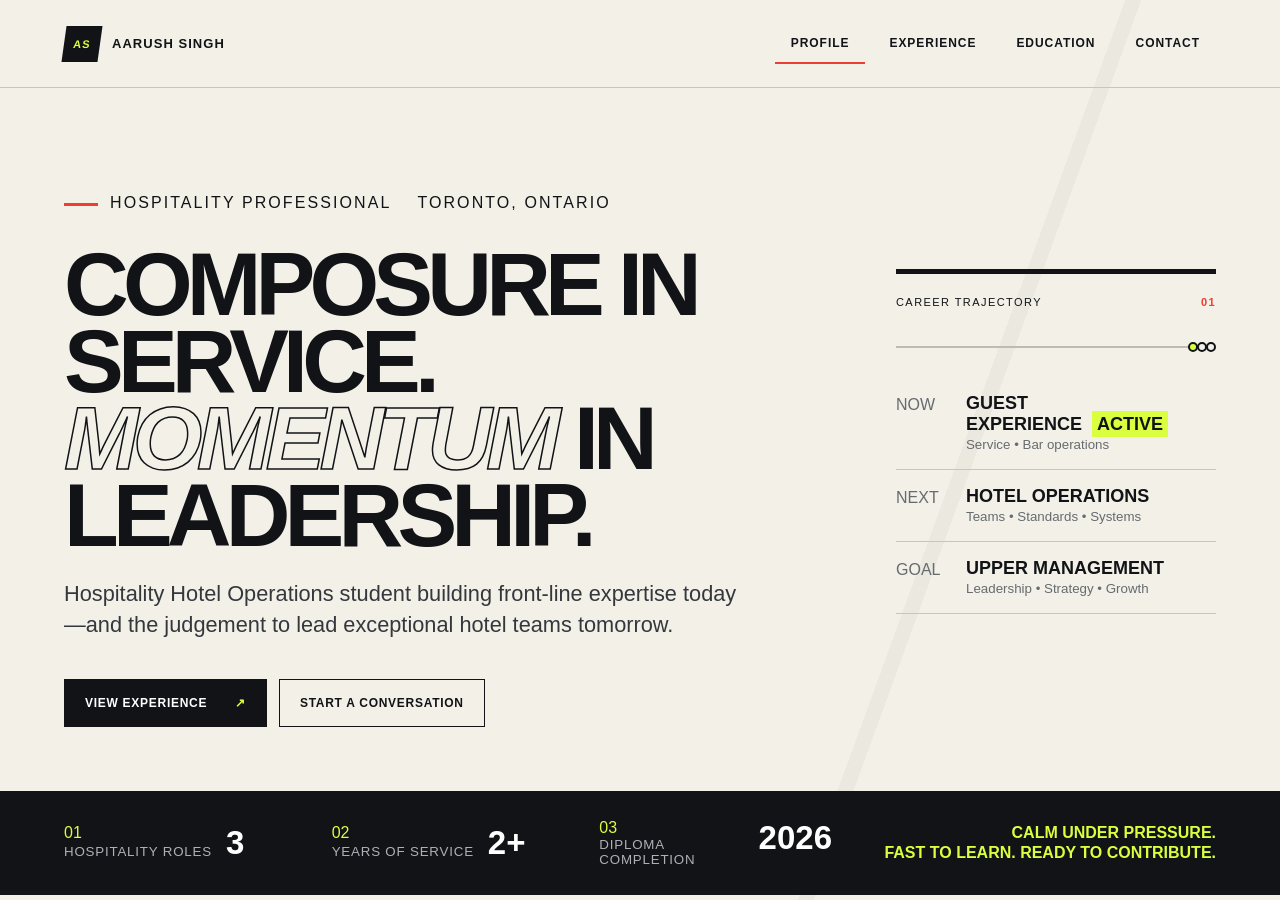
<file: index.html>
<!doctype html><html lang="en"><head><meta charset="utf-8"><meta name="viewport" content="width=device-width,initial-scale=1"><title>Aarush Singh | Hospitality Professional</title><meta name="description" content="Hospitality Hotel Operations student and service professional pursuing a career in hotel leadership."><meta property="og:title" content="Aarush Singh | Hospitality Professional"><meta property="og:description" content="Hospitality, service, and a clear trajectory toward hotel leadership."><meta property="og:image" content="og.png"><link rel="stylesheet" href="style.css"></head><body><main class="site-shell"><header class="topbar"><a class="brand" href="index.html" aria-label="Aarush Singh home"><span class="brand-mark">AS</span><span>Aarush Singh</span></a><nav aria-label="Primary navigation"><a class="active" href="index.html">Profile</a><a href="experience.html">Experience</a><a href="education.html">Education</a><a href="contact.html">Contact</a></nav></header><section class="hero"><div class="hero-copy"><p class="eyebrow"><span>Hospitality professional</span><span>Toronto, Ontario</span></p><h1>Composure in service.<br><em>Momentum</em> in leadership.</h1><p class="intro">Hospitality Hotel Operations student building front-line expertise today—and the judgement to lead exceptional hotel teams tomorrow.</p><div class="actions"><a class="button primary" href="experience.html">View experience <span>↗</span></a><a class="button secondary" href="contact.html">Start a conversation</a></div></div><aside class="telemetry" aria-label="Career focus summary"><div class="telemetry-head"><span>Career trajectory</span><b>01</b></div><div class="track-line"><i></i><i></i><i></i></div><div class="career-step current"><span>NOW</span><strong>Guest experience</strong><small>Service • Bar operations</small></div><div class="career-step"><span>NEXT</span><strong>Hotel operations</strong><small>Teams • Standards • Systems</small></div><div class="career-step"><span>GOAL</span><strong>Upper management</strong><small>Leadership • Strategy • Growth</small></div></aside></section><section class="signal-strip" aria-label="Professional highlights"><div><span>01</span><strong>3</strong><small>Hospitality roles</small></div><div><span>02</span><strong>2+</strong><small>Years of service</small></div><div><span>03</span><strong>2026</strong><small>Diploma completion</small></div><p>Calm under pressure.<br>Fast to learn. Ready to contribute.</p></section></main></body></html>
</file>
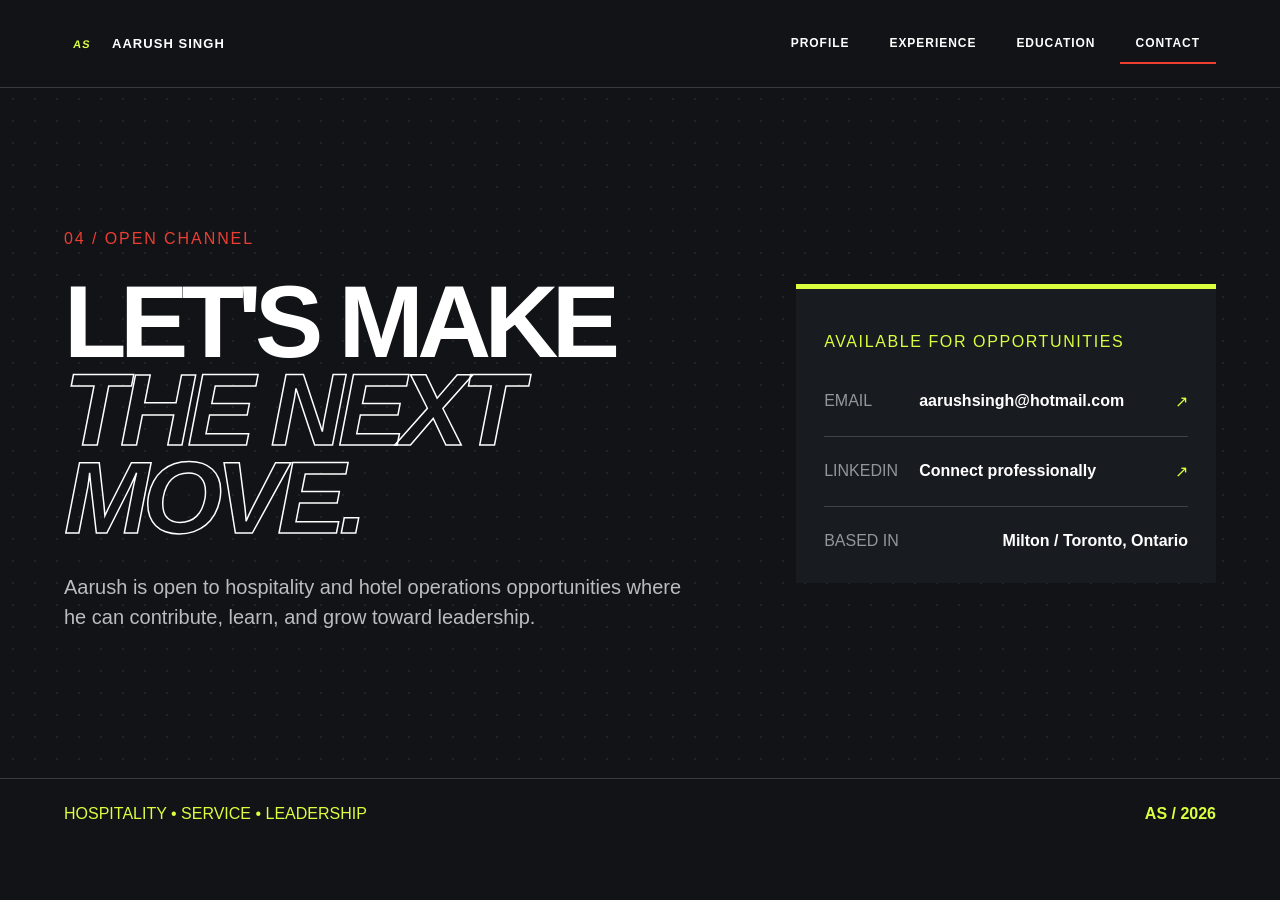
<file: contact.html>
<!doctype html><html lang="en"><head><meta charset="utf-8"><meta name="viewport" content="width=device-width,initial-scale=1"><title>Contact | Aarush Singh</title><meta name="description" content="Connect with Aarush Singh about hospitality and hotel operations opportunities."><link rel="stylesheet" href="style.css"></head><body><main class="site-shell contact-page"><header class="topbar"><a class="brand" href="index.html"><span class="brand-mark">AS</span><span>Aarush Singh</span></a><nav><a href="index.html">Profile</a><a href="experience.html">Experience</a><a href="education.html">Education</a><a class="active" href="contact.html">Contact</a></nav></header><section class="contact-wrap"><div><p class="section-code">04 / Open channel</p><h1>Let&apos;s make<br><em>the next move.</em></h1><p class="contact-intro">Aarush is open to hospitality and hotel operations opportunities where he can contribute, learn, and grow toward leadership.</p></div><div class="contact-panel"><p>Available for opportunities</p><a class="contact-link" href="mailto:aarushsingh@hotmail.com"><span>Email</span><strong>aarushsingh@hotmail.com</strong><i>↗</i></a><a class="contact-link" href="https://www.linkedin.com/in/aarush-5ingh" target="_blank" rel="noreferrer"><span>LinkedIn</span><strong>Connect professionally</strong><i>↗</i></a><div class="location"><span>Based in</span><strong>Milton / Toronto, Ontario</strong></div></div></section><div class="contact-footer">Hospitality • Service • Leadership <b>AS / 2026</b></div></main></body></html>
</file>
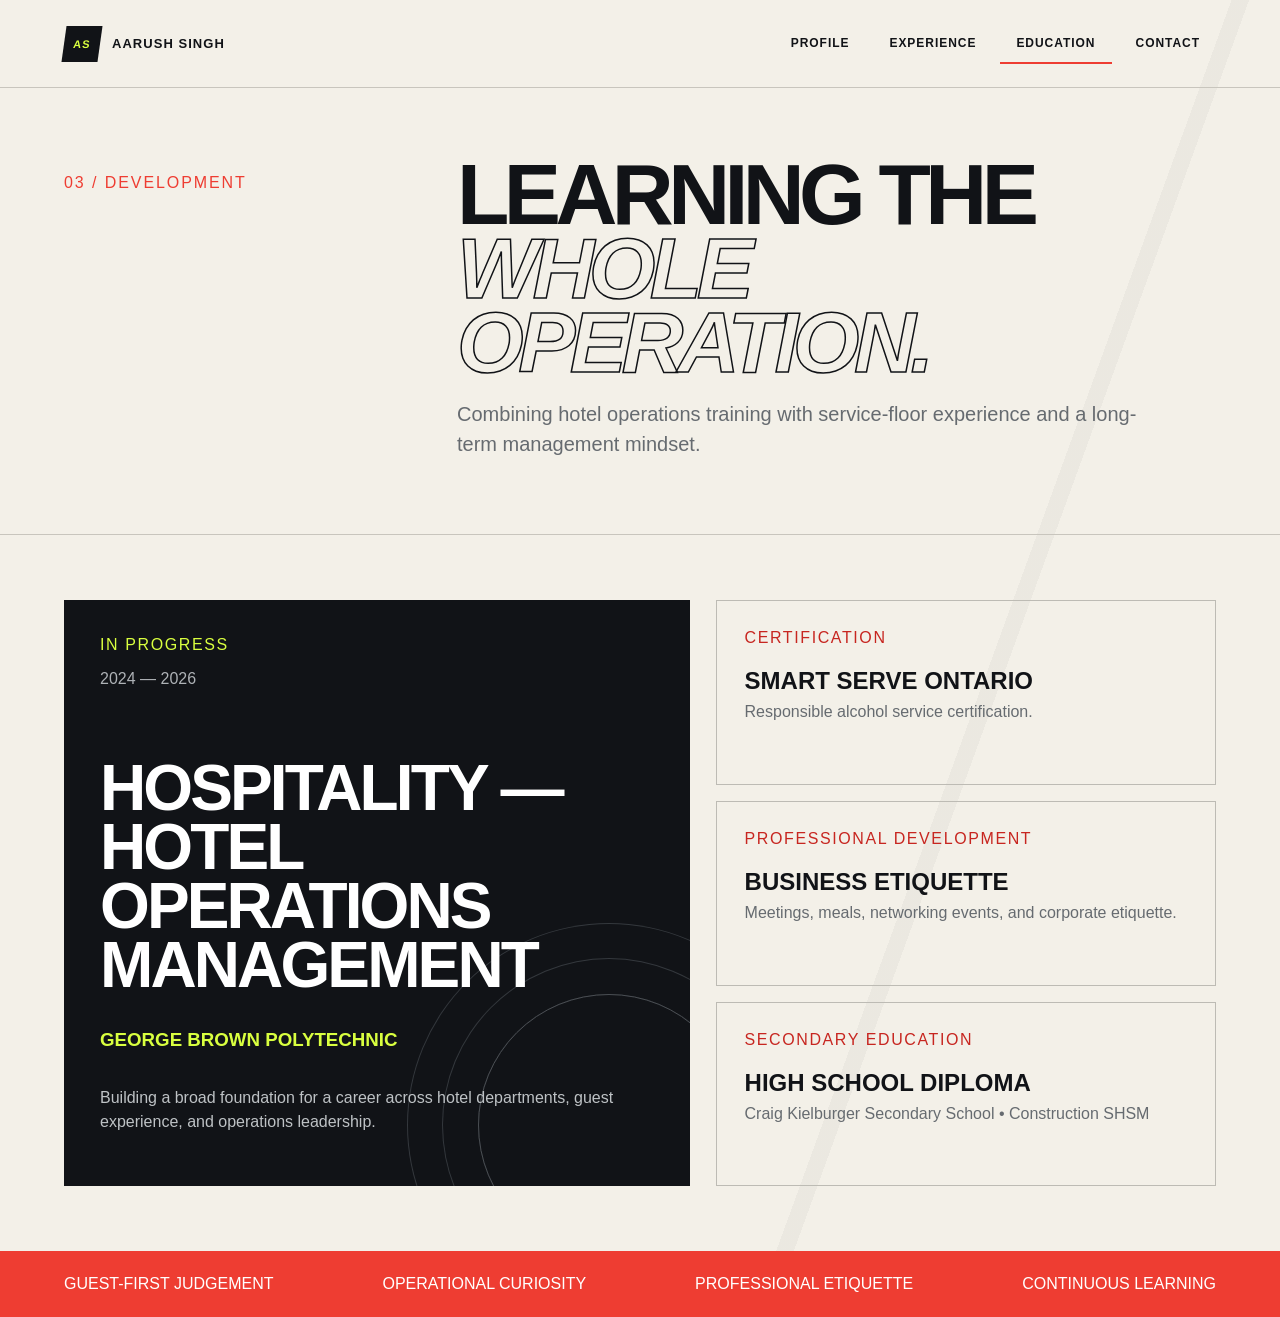
<file: education.html>
<!doctype html><html lang="en"><head><meta charset="utf-8"><meta name="viewport" content="width=device-width,initial-scale=1"><title>Education | Aarush Singh</title><meta name="description" content="Hospitality education, certifications, and professional development for Aarush Singh."><link rel="stylesheet" href="style.css"></head><body><main class="site-shell"><header class="topbar"><a class="brand" href="index.html"><span class="brand-mark">AS</span><span>Aarush Singh</span></a><nav><a href="index.html">Profile</a><a href="experience.html">Experience</a><a class="active" href="education.html">Education</a><a href="contact.html">Contact</a></nav></header><section class="page-head"><p class="section-code">03 / Development</p><h1>Learning the<br><em>whole operation.</em></h1><p>Combining hotel operations training with service-floor experience and a long-term management mindset.</p></section><section class="edu-grid"><article class="feature-card"><span>In progress</span><p>2024 — 2026</p><h2>Hospitality — Hotel Operations Management</h2><h3>George Brown Polytechnic</h3><p class="card-copy">Building a broad foundation for a career across hotel departments, guest experience, and operations leadership.</p></article><div class="stack"><article><span>Certification</span><h2>Smart Serve Ontario</h2><p>Responsible alcohol service certification.</p></article><article><span>Professional development</span><h2>Business Etiquette</h2><p>Meetings, meals, networking events, and corporate etiquette.</p></article><article><span>Secondary education</span><h2>High School Diploma</h2><p>Craig Kielburger Secondary School • Construction SHSM</p></article></div></section><section class="capability-row"><span>Guest-first judgement</span><span>Operational curiosity</span><span>Professional etiquette</span><span>Continuous learning</span></section></main></body></html>
</file>
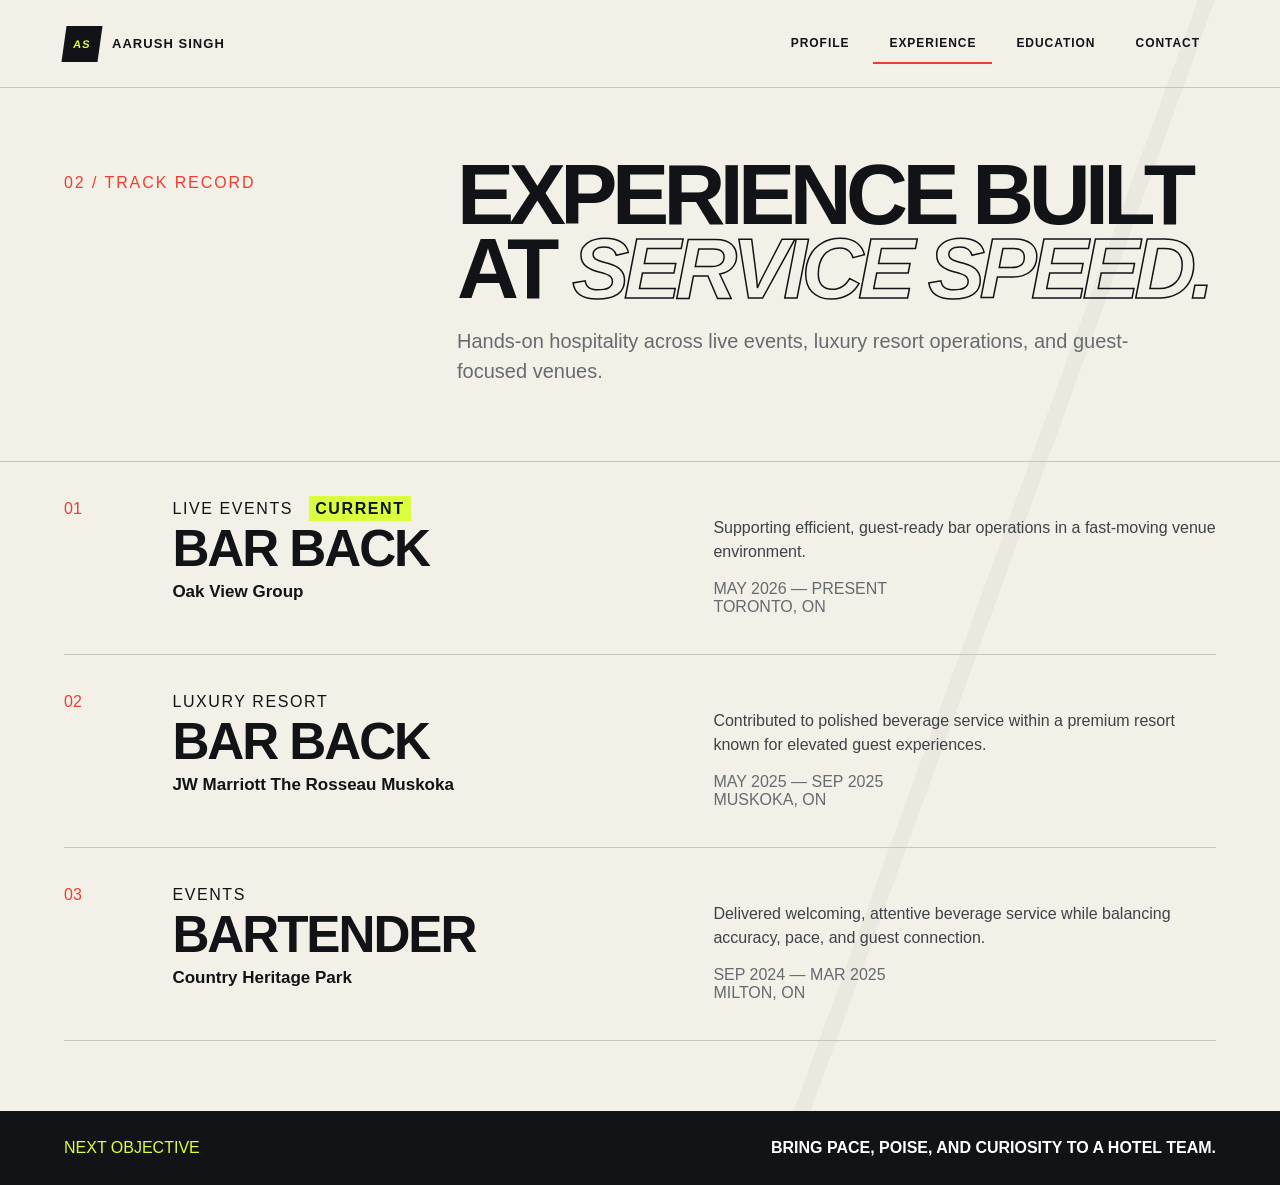
<file: experience.html>
<!doctype html><html lang="en"><head><meta charset="utf-8"><meta name="viewport" content="width=device-width,initial-scale=1"><title>Experience | Aarush Singh</title><meta name="description" content="Aarush Singh's hospitality experience across premium venues, resorts, and events."><link rel="stylesheet" href="style.css"></head><body><main class="site-shell"><header class="topbar"><a class="brand" href="index.html"><span class="brand-mark">AS</span><span>Aarush Singh</span></a><nav><a href="index.html">Profile</a><a class="active" href="experience.html">Experience</a><a href="education.html">Education</a><a href="contact.html">Contact</a></nav></header><section class="page-head"><p class="section-code">02 / Track record</p><h1>Experience built<br>at <em>service speed.</em></h1><p>Hands-on hospitality across live events, luxury resort operations, and guest-focused venues.</p></section><section class="role-list"><article class="role-card"><span class="role-num">01</span><div><p class="role-meta">Live events <b>Current</b></p><h2>Bar Back</h2><h3>Oak View Group</h3></div><div class="role-detail"><p>Supporting efficient, guest-ready bar operations in a fast-moving venue environment.</p><small>May 2026 — Present<br>Toronto, ON</small></div></article><article class="role-card"><span class="role-num">02</span><div><p class="role-meta">Luxury resort</p><h2>Bar Back</h2><h3>JW Marriott The Rosseau Muskoka</h3></div><div class="role-detail"><p>Contributed to polished beverage service within a premium resort known for elevated guest experiences.</p><small>May 2025 — Sep 2025<br>Muskoka, ON</small></div></article><article class="role-card"><span class="role-num">03</span><div><p class="role-meta">Events</p><h2>Bartender</h2><h3>Country Heritage Park</h3></div><div class="role-detail"><p>Delivered welcoming, attentive beverage service while balancing accuracy, pace, and guest connection.</p><small>Sep 2024 — Mar 2025<br>Milton, ON</small></div></article></section><footer class="page-cta"><span>Next objective</span><strong>Bring pace, poise, and curiosity to a hotel team.</strong></footer></main></body></html>
</file>
<file: style.css>
:root { --ink:#111317; --paper:#f3f0e8; --acid:#d9ff3f; --red:#ee3d32; --muted:#666b70; }
* { box-sizing:border-box; } html { background:var(--ink); } body { margin:0; background:var(--paper); color:var(--ink); font-family:Arial,Helvetica,sans-serif; } a { color:inherit; text-decoration:none; }
.site-shell { min-height:100vh; background:linear-gradient(110deg,transparent 0 70%,rgba(17,19,23,.035) 70% 71%,transparent 71%); }
.topbar { min-height:88px; padding:0 5vw; display:flex; align-items:center; justify-content:space-between; border-bottom:1px solid #c8c5bd; }
.brand { display:flex; gap:12px; align-items:center; text-transform:uppercase; font-weight:800; letter-spacing:.08em; font-size:13px; }
.brand-mark { display:grid; place-items:center; width:36px; height:36px; background:var(--ink); color:var(--acid); font-size:11px; transform:skew(-8deg); }
nav { display:flex; gap:8px; } nav a { padding:12px 16px; font-size:12px; font-weight:800; text-transform:uppercase; letter-spacing:.08em; border-bottom:2px solid transparent; } nav a:hover,nav a:focus-visible,nav a.active { border-color:var(--red); }
.hero { min-height:610px; padding:7vw 5vw 5vw; display:grid; grid-template-columns:minmax(0,1.4fr) minmax(320px,.6fr); gap:8vw; align-items:center; }
.eyebrow { display:flex; gap:26px; font:700 11px/1 var(--font-geist-mono),monospace; text-transform:uppercase; letter-spacing:.13em; } .eyebrow span:first-child:before { content:""; display:inline-block; width:34px; height:3px; margin:0 12px 2px 0; background:var(--red); }
h1 { margin:34px 0 24px; max-width:900px; font-size:clamp(52px,7vw,105px); line-height:.86; letter-spacing:-.065em; text-transform:uppercase; } h1 em { color:transparent; -webkit-text-stroke:1.5px var(--ink); font-style:italic; }
.intro { max-width:690px; font-size:clamp(18px,1.7vw,24px); line-height:1.45; color:#34383d; } .actions { display:flex; gap:12px; margin-top:38px; }
.button { padding:16px 20px; border:1px solid var(--ink); font-size:12px; font-weight:800; text-transform:uppercase; letter-spacing:.06em; transition:.2s; } .button.primary { background:var(--ink); color:white; } .button.primary span { color:var(--acid); margin-left:24px; } .button:hover { transform:translateY(-2px); }
.telemetry { border-top:5px solid var(--ink); padding:22px 0; } .telemetry-head { display:flex; justify-content:space-between; text-transform:uppercase; font-size:11px; letter-spacing:.13em; } .telemetry-head b { color:var(--red); }
.track-line { display:flex; align-items:center; margin:34px 0 25px; } .track-line:before { content:""; height:2px; background:#bdbbb4; flex:1; } .track-line i { width:10px; height:10px; margin-left:-1px; background:var(--paper); border:2px solid var(--ink); border-radius:50%; } .track-line i:first-of-type { background:var(--acid); }
.career-step { position:relative; padding:16px 0 16px 70px; border-bottom:1px solid #c8c5bd; } .career-step span { position:absolute; left:0; top:19px; font:700 10px var(--font-geist-mono),monospace; color:var(--muted); } .career-step strong { display:block; text-transform:uppercase; font-size:18px; } .career-step small { color:var(--muted); } .career-step.current strong:after { content:"ACTIVE"; margin-left:10px; background:var(--acid); padding:3px 5px; font:700 8px var(--font-geist-mono),monospace; }
.signal-strip { background:var(--ink); color:white; padding:28px 5vw; display:grid; grid-template-columns:repeat(3,1fr) 1.5fr; gap:35px; align-items:center; } .signal-strip div { display:grid; grid-template-columns:auto 1fr; column-gap:14px; } .signal-strip span { color:var(--acid); font:700 10px var(--font-geist-mono),monospace; } .signal-strip strong { grid-row:span 2; font-size:33px; } .signal-strip small { color:#adb1b5; text-transform:uppercase; letter-spacing:.06em; } .signal-strip p { margin:0; text-align:right; text-transform:uppercase; line-height:1.25; color:var(--acid); font-weight:800; }
.page-head { padding:70px 5vw 55px; display:grid; grid-template-columns:1fr 2.4fr; column-gap:6vw; border-bottom:1px solid #c8c5bd; } .section-code { text-transform:uppercase; letter-spacing:.12em; font:700 11px var(--font-geist-mono),monospace; color:var(--red); } .page-head h1 { grid-column:2; margin:0; font-size:clamp(52px,6.7vw,96px); } .page-head>p:last-child { grid-column:2; max-width:680px; font-size:20px; line-height:1.5; color:var(--muted); }
.role-list { padding:0 5vw 70px; } .role-card { display:grid; grid-template-columns:70px minmax(250px,1fr) 1fr; gap:3vw; padding:38px 0; border-bottom:1px solid #c8c5bd; transition:.25s; } .role-card:hover { padding-left:12px; background:linear-gradient(90deg,rgba(217,255,63,.22),transparent 65%); } .role-num { color:var(--red); font:700 11px var(--font-geist-mono),monospace; } .role-card h2 { margin:8px 0 0; font-size:clamp(32px,4vw,58px); line-height:.9; text-transform:uppercase; letter-spacing:-.04em; } .role-card h3 { margin:10px 0 0; font-size:17px; } .role-meta { margin:0; text-transform:uppercase; font:700 10px var(--font-geist-mono),monospace; letter-spacing:.1em; } .role-meta b { margin-left:10px; background:var(--acid); padding:4px 6px; } .role-detail { align-self:end; } .role-detail p { font-size:16px; line-height:1.5; color:#3e4246; } .role-detail small { font:600 11px/1.7 var(--font-geist-mono),monospace; color:var(--muted); text-transform:uppercase; }
.page-cta { margin-top:auto; padding:28px 5vw; background:var(--ink); color:white; display:flex; justify-content:space-between; gap:30px; text-transform:uppercase; } .page-cta span { color:var(--acid); font:700 10px var(--font-geist-mono),monospace; } .page-cta strong { text-align:right; }
.edu-grid { padding:65px 5vw; display:grid; grid-template-columns:1.25fr 1fr; gap:26px; } .feature-card { min-height:470px; padding:36px; background:var(--ink); color:white; display:flex; flex-direction:column; position:relative; overflow:hidden; } .feature-card:after { content:""; position:absolute; width:260px; height:260px; border:1px solid #4a4e53; border-radius:50%; right:-50px; bottom:-70px; box-shadow:0 0 0 35px var(--ink),0 0 0 36px #34383d,0 0 0 70px var(--ink),0 0 0 71px #34383d; } .feature-card>span { color:var(--acid); } .stack span { color:#c72620; } .feature-card>span,.stack span { font:700 10px var(--font-geist-mono),monospace; text-transform:uppercase; letter-spacing:.1em; } .feature-card>p:first-of-type { color:#aeb2b6; font:700 11px var(--font-geist-mono),monospace; } .feature-card h2 { max-width:700px; margin:55px 0 16px; font-size:clamp(36px,5vw,68px); line-height:.92; text-transform:uppercase; letter-spacing:-.045em; position:relative; z-index:1; } .feature-card h3 { color:var(--acid); text-transform:uppercase; } .card-copy { max-width:570px; color:#bec2c5; line-height:1.5; position:relative; z-index:1; }
.stack { display:grid; gap:16px; } .stack article { padding:28px; border:1px solid #bdbbb4; min-height:145px; } .stack h2 { margin:20px 0 8px; text-transform:uppercase; } .stack p { color:var(--muted); margin:0; } .capability-row { padding:24px 5vw; background:var(--red); color:white; display:flex; justify-content:space-between; gap:20px; flex-wrap:wrap; text-transform:uppercase; font:800 11px var(--font-geist-mono),monospace; }
.contact-page { background:var(--ink); color:white; } .contact-page .topbar { border-color:#373b40; } .contact-wrap { min-height:690px; padding:7vw 5vw; display:grid; grid-template-columns:1.5fr 1fr; gap:8vw; align-items:center; background:radial-gradient(circle at 60% 50%,#20242a 0 1px,transparent 1px 100%); background-size:22px 22px; } .contact-wrap h1 { margin:30px 0; font-size:clamp(58px,8vw,118px); } .contact-wrap h1 em { -webkit-text-stroke-color:white; } .contact-intro { max-width:650px; color:#b9bdc0; font-size:20px; line-height:1.5; }
.contact-panel { border-top:5px solid var(--acid); background:#181b20; padding:28px; } .contact-panel>p { color:var(--acid); text-transform:uppercase; font:700 10px var(--font-geist-mono),monospace; letter-spacing:.1em; } .contact-link { display:grid; grid-template-columns:80px 1fr auto; gap:15px; align-items:center; padding:25px 0; border-bottom:1px solid #3f4348; } .contact-link span,.location span { color:#92979b; font:700 10px var(--font-geist-mono),monospace; text-transform:uppercase; } .contact-link strong { overflow-wrap:anywhere; } .contact-link i { color:var(--acid); font-style:normal; } .contact-link:hover strong { color:var(--acid); } .location { padding:25px 0 5px; display:flex; justify-content:space-between; gap:20px; } .contact-footer { padding:26px 5vw; border-top:1px solid #373b40; display:flex; justify-content:space-between; color:var(--acid); text-transform:uppercase; font:700 10px var(--font-geist-mono),monospace; }
@media(prefers-reduced-motion:reduce){*{scroll-behavior:auto!important;transition:none!important}}
@media(max-width:820px){.topbar{height:auto;padding:18px 5vw;align-items:flex-start}.brand>span:last-child{display:none}nav{flex-wrap:wrap;justify-content:flex-end}nav a{padding:8px;font-size:10px}.hero{grid-template-columns:1fr;padding-top:60px}.signal-strip{grid-template-columns:1fr 1fr}.signal-strip p{text-align:left}}
@media(max-width:820px){.page-head{grid-template-columns:1fr}.page-head h1,.page-head>p:last-child{grid-column:1}.role-card{grid-template-columns:45px 1fr}.role-detail{grid-column:2}.edu-grid,.contact-wrap{grid-template-columns:1fr}.contact-wrap{padding-top:70px}.feature-card{min-height:420px}}
@media(max-width:520px){h1{font-size:48px}.eyebrow{flex-direction:column;gap:12px}.actions{flex-direction:column}.signal-strip{grid-template-columns:1fr}.page-head{padding-top:50px}.role-card{grid-template-columns:1fr}.role-detail{grid-column:1}.role-num{display:none}.page-cta{flex-direction:column}.page-cta strong{text-align:left}.edu-grid{padding:40px 5vw}.feature-card{padding:25px}.contact-link{grid-template-columns:1fr auto}.contact-link span{grid-column:1/-1}.location{flex-direction:column}.contact-footer{gap:20px}}
@media(max-width:520px){.topbar{align-items:center;gap:8px}.topbar nav{width:calc(100% - 44px);gap:0}.topbar nav a{flex:1;padding:8px 3px;text-align:center;font-size:9px;letter-spacing:.035em}.page-head{padding:42px 5vw 32px}.page-head h1{font-size:clamp(42px,13vw,56px);line-height:.9}.page-head>p:last-child{font-size:16px;line-height:1.45;margin-bottom:0}.edu-grid{padding:28px 5vw;gap:14px}.feature-card{min-height:0;padding:24px}.feature-card:after{display:none}.feature-card h2{margin:34px 0 16px;font-size:clamp(32px,10vw,44px);line-height:.94;overflow-wrap:anywhere}.feature-card h3{font-size:18px;line-height:1.2;overflow-wrap:anywhere}.card-copy{font-size:15px;line-height:1.45}.stack{gap:12px}.stack article{min-height:0;padding:22px}.stack h2{font-size:22px;overflow-wrap:anywhere}}
</file>
